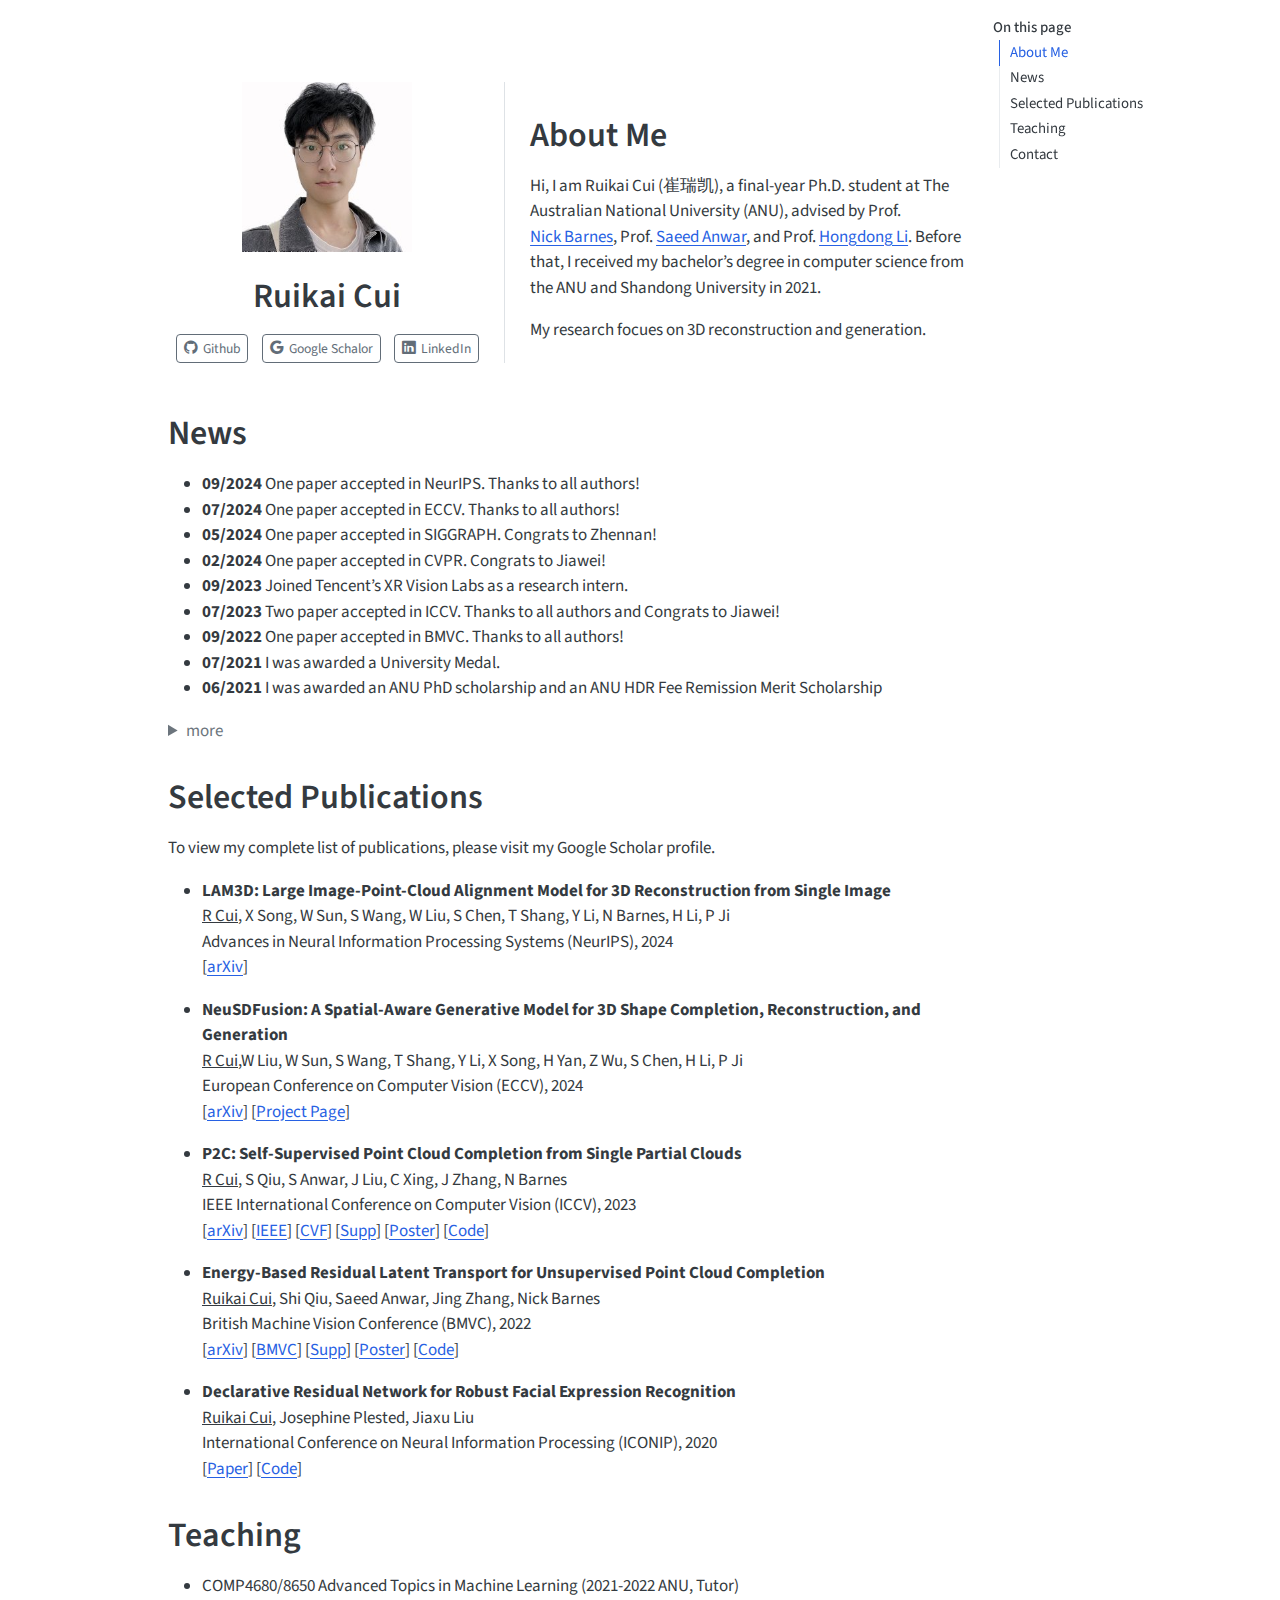
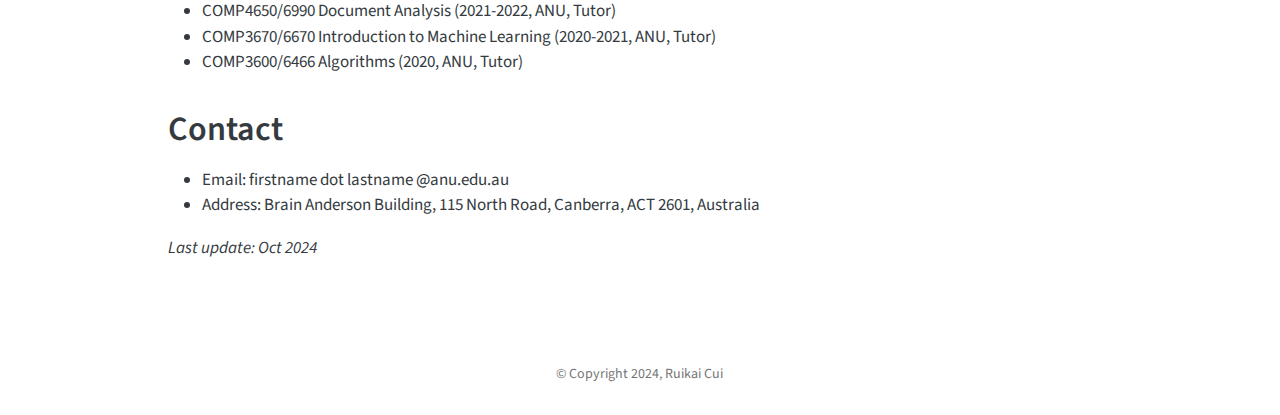
<file: docs/index.html>
<!DOCTYPE html>
<html xmlns="http://www.w3.org/1999/xhtml" lang="en" xml:lang="en"><head>

<meta charset="utf-8">
<meta name="generator" content="quarto-1.4.555">

<meta name="viewport" content="width=device-width, initial-scale=1.0, user-scalable=yes">


<title>Hello :) - Ruikai Cui</title>
<style>
code{white-space: pre-wrap;}
span.smallcaps{font-variant: small-caps;}
div.columns{display: flex; gap: min(4vw, 1.5em);}
div.column{flex: auto; overflow-x: auto;}
div.hanging-indent{margin-left: 1.5em; text-indent: -1.5em;}
ul.task-list{list-style: none;}
ul.task-list li input[type="checkbox"] {
  width: 0.8em;
  margin: 0 0.8em 0.2em -1em; /* quarto-specific, see https://github.com/quarto-dev/quarto-cli/issues/4556 */ 
  vertical-align: middle;
}
</style>


<script src="site_libs/quarto-nav/quarto-nav.js"></script>
<script src="site_libs/clipboard/clipboard.min.js"></script>
<script src="site_libs/quarto-search/autocomplete.umd.js"></script>
<script src="site_libs/quarto-search/fuse.min.js"></script>
<script src="site_libs/quarto-search/quarto-search.js"></script>
<meta name="quarto:offset" content="./">
<link href="./static/favicon.svg" rel="icon" type="image/svg+xml">
<script src="site_libs/quarto-html/quarto.js"></script>
<script src="site_libs/quarto-html/popper.min.js"></script>
<script src="site_libs/quarto-html/tippy.umd.min.js"></script>
<link href="site_libs/quarto-html/tippy.css" rel="stylesheet">
<link href="site_libs/quarto-html/quarto-syntax-highlighting.css" rel="stylesheet" id="quarto-text-highlighting-styles">
<script src="site_libs/bootstrap/bootstrap.min.js"></script>
<link href="site_libs/bootstrap/bootstrap-icons.css" rel="stylesheet">
<link href="site_libs/bootstrap/bootstrap.min.css" rel="stylesheet" id="quarto-bootstrap" data-mode="light">
<script id="quarto-search-options" type="application/json">{
  "location": "sidebar",
  "copy-button": false,
  "collapse-after": 3,
  "panel-placement": "start",
  "type": "textbox",
  "limit": 50,
  "keyboard-shortcut": [
    "f",
    "/",
    "s"
  ],
  "show-item-context": false,
  "language": {
    "search-no-results-text": "No results",
    "search-matching-documents-text": "matching documents",
    "search-copy-link-title": "Copy link to search",
    "search-hide-matches-text": "Hide additional matches",
    "search-more-match-text": "more match in this document",
    "search-more-matches-text": "more matches in this document",
    "search-clear-button-title": "Clear",
    "search-text-placeholder": "",
    "search-detached-cancel-button-title": "Cancel",
    "search-submit-button-title": "Submit",
    "search-label": "Search"
  }
}</script>


<link rel="stylesheet" href="styles.css">
</head>

<body>

<div id="quarto-search-results"></div>
<!-- content -->
<div id="quarto-content" class="quarto-container page-columns page-rows-contents page-layout-article">
<!-- sidebar -->
<!-- margin-sidebar -->
    <div id="quarto-margin-sidebar" class="sidebar margin-sidebar">
        <nav id="TOC" role="doc-toc" class="toc-active">
    <h2 id="toc-title">On this page</h2>
   
  <ul>
  <li><a href="#about-me" id="toc-about-me" class="nav-link active" data-scroll-target="#about-me">About Me</a></li>
  <li><a href="#news" id="toc-news" class="nav-link" data-scroll-target="#news">News</a></li>
  <li><a href="#selected-publications" id="toc-selected-publications" class="nav-link" data-scroll-target="#selected-publications">Selected Publications</a></li>
  <li><a href="#teaching" id="toc-teaching" class="nav-link" data-scroll-target="#teaching">Teaching</a></li>
  <li><a href="#contact" id="toc-contact" class="nav-link" data-scroll-target="#contact">Contact</a></li>
  </ul>
</nav>
    </div>
<!-- main -->
<main class="content" id="quarto-document-content">




<div class="quarto-about-trestles content">
  <div class="about-entity">
    <img src="static/profile.jpeg" class="about-image
  rectangle " style="width: 10em;">
<header id="title-block-header" class="quarto-title-block default">
<div class="quarto-title">
<h1 class="title">Ruikai Cui</h1>
</div>
<div class="quarto-title-meta">
  </div>
</header>
    <div class="about-links">
  <a href="https://github.com/CuiRuikai" class="about-link" rel="" target="">
    <i class="bi bi-github"></i>
     <span class="about-link-text">Github</span>
  </a>
  <a href="https://scholar.google.com/citations?user=yhscu8IAAAAJ&amp;hl=en" class="about-link" rel="" target="">
    <i class="bi bi-google"></i>
     <span class="about-link-text">Google Schalor</span>
  </a>
  <a href="https://www.linkedin.com/in/ruikai-cui-8185501a2/" class="about-link" rel="" target="">
    <i class="bi bi-linkedin"></i>
     <span class="about-link-text">LinkedIn</span>
  </a>
</div>
  </div>
  <div class="about-contents"><div id="hero-heading">
<section id="about-me" class="level1">
<h1>About Me</h1>
<p>Hi, I am Ruikai Cui (崔瑞凯), a final-year Ph.D.&nbsp;student at The Australian National University (ANU), advised by Prof. <a href="http://users.cecs.anu.edu.au/~nmb/"> Nick&nbsp;Barnes</a>, Prof. <a href="https://saeed-anwar.github.io/"> Saeed&nbsp;Anwar</a>, and Prof. <a href="https://users.cecs.anu.edu.au/~hongdong/"> Hongdong&nbsp;Li</a>. Before that, I received my bachelor’s degree in computer science from the ANU and Shandong University in 2021.</p>
<p>My research focues on 3D reconstruction and generation.</p>
</section>
</div></div>
</div>

<section id="news" class="level1">
<h1>News</h1>
<ul>
<li><strong>09/2024</strong> One paper accepted in NeurIPS. Thanks to all authors!</li>
<li><strong>07/2024</strong> One paper accepted in ECCV. Thanks to all authors!</li>
<li><strong>05/2024</strong> One paper accepted in SIGGRAPH. Congrats to Zhennan!</li>
<li><strong>02/2024</strong> One paper accepted in CVPR. Congrats to Jiawei!</li>
<li><strong>09/2023</strong> Joined Tencent’s XR Vision Labs as a research intern.</li>
<li><strong>07/2023</strong> Two paper accepted in ICCV. Thanks to all authors and Congrats to Jiawei!</li>
<li><strong>09/2022</strong> One paper accepted in BMVC. Thanks to all authors!</li>
<li><strong>07/2021</strong> I was awarded a University Medal.</li>
<li><strong>06/2021</strong> I was awarded an ANU PhD scholarship and an ANU HDR Fee Remission Merit Scholarship</li>
</ul>
<details>
<summary>
more
</summary>
<ul>
<li><strong>12/2020</strong> Joined the Computational Media Lab as a summer research.</li>
<li><strong>09/2020</strong> One paper accepted in ICONIP. Thanks to all authors!</li>
</ul>
</details>
</section>
<section id="selected-publications" class="level1">
<h1>Selected Publications</h1>
<p>To view my complete list of publications, please visit my Google Scholar profile.</p>
<ul>
<li><p><strong>LAM3D: Large Image-Point-Cloud Alignment Model for 3D Reconstruction from Single Image</strong><br>
<ins>R Cui</ins>, X Song, W Sun, S Wang, W Liu, S Chen, T Shang, Y Li, N Barnes, H Li, P Ji<br>
Advances in Neural Information Processing Systems (NeurIPS), 2024<br>
[<a href="https://arxiv.org/abs/2405.15622">arXiv</a>]</p></li>
<li><p><strong>NeuSDFusion: A Spatial-Aware Generative Model for 3D Shape Completion, Reconstruction, and Generation</strong><br>
<ins>R Cui</ins>,W Liu, W Sun, S Wang, T Shang, Y Li, X Song, H Yan, Z Wu, S Chen, H Li, P Ji<br>
European Conference on Computer Vision (ECCV), 2024<br>
[<a href="https://arxiv.org/abs/2403.18241">arXiv</a>] [<a href="https://weizheliu.github.io/NeuSDFusion/">Project Page</a>]</p></li>
<li><p><strong>P2C: Self-Supervised Point Cloud Completion from Single Partial Clouds</strong><br>
<ins>R Cui</ins>, S Qiu, S Anwar, J Liu, C Xing, J Zhang, N Barnes<br>
IEEE International Conference on Computer Vision (ICCV), 2023<br>
[<a href="https://arxiv.org/abs/2307.14726">arXiv</a>] [<a href="https://ieeexplore.ieee.org/document/10376600">IEEE</a>] [<a href="https://openaccess.thecvf.com/content/ICCV2023/papers/Cui_P2C_Self-Supervised_Point_Cloud_Completion_from_Single_Partial_Clouds_ICCV_2023_paper.pdf">CVF</a>] [<a href="https://openaccess.thecvf.com/content/ICCV2023/supplemental/Cui_P2C_Self-Supervised_Point_ICCV_2023_supplemental.pdf">Supp</a>] [<a href="https://github.com/CuiRuikai/Partial2Complete/blob/main/assets/ICCV_Poster.pdf">Poster</a>] [<a href="https://github.com/CuiRuikai/Partial2Complete">Code</a>]</p></li>
<li><p><strong>Energy-Based Residual Latent Transport for Unsupervised Point Cloud Completion</strong><br>
<ins>Ruikai Cui</ins>, Shi Qiu, Saeed Anwar, Jing Zhang, Nick Barnes<br>
British Machine Vision Conference (BMVC), 2022<br>
[<a href="https://arxiv.org/abs/2211.06820">arXiv</a>] [<a href="https://bmvc2022.mpi-inf.mpg.de/0048.pdf">BMVC</a>] [<a href="https://bmvc2022.mpi-inf.mpg.de/0048_supp.zip">Supp</a>] [<a href="https://bmvc2022.mpi-inf.mpg.de/0048_poster.pdf">Poster</a>] [<a href="https://github.com/CuiRuikai/Latent-Transport-UPCN">Code</a>]</p></li>
<li><p><strong>Declarative Residual Network for Robust Facial Expression Recognition</strong><br>
<ins>Ruikai Cui</ins>, Josephine Plested, Jiaxu Liu<br>
International Conference on Neural Information Processing (ICONIP), 2020<br>
[<a href="https://link.springer.com/chapter/10.1007/978-3-030-63820-7_39">Paper</a>] [<a href="https://github.com/CuiRuikai/Bidirectional-Residual-Declarative-Network">Code</a>]</p></li>
</ul>
</section>
<section id="teaching" class="level1">
<h1>Teaching</h1>
<ul>
<li>COMP4680/8650 Advanced Topics in Machine Learning (2021-2022 ANU, Tutor)</li>
<li>COMP4650/6990 Document Analysis (2021-2022, ANU, Tutor)</li>
<li>COMP3670/6670 Introduction to Machine Learning (2020-2021, ANU, Tutor)</li>
<li>COMP3600/6466 Algorithms (2020, ANU, Tutor)</li>
</ul>
<!---
# Misc
% I like badminton, cooking, music, etc.
-->
</section>
<section id="contact" class="level1">
<h1>Contact</h1>
<ul>
<li>Email: firstname dot lastname @anu.edu.au</li>
<li>Address: Brain Anderson Building, 115 North Road, Canberra, ACT 2601, Australia</li>
</ul>
<p><em>Last update: Oct 2024</em></p>



</section>

</main> <!-- /main -->
<script id="quarto-html-after-body" type="application/javascript">
window.document.addEventListener("DOMContentLoaded", function (event) {
  const toggleBodyColorMode = (bsSheetEl) => {
    const mode = bsSheetEl.getAttribute("data-mode");
    const bodyEl = window.document.querySelector("body");
    if (mode === "dark") {
      bodyEl.classList.add("quarto-dark");
      bodyEl.classList.remove("quarto-light");
    } else {
      bodyEl.classList.add("quarto-light");
      bodyEl.classList.remove("quarto-dark");
    }
  }
  const toggleBodyColorPrimary = () => {
    const bsSheetEl = window.document.querySelector("link#quarto-bootstrap");
    if (bsSheetEl) {
      toggleBodyColorMode(bsSheetEl);
    }
  }
  toggleBodyColorPrimary();  
  const isCodeAnnotation = (el) => {
    for (const clz of el.classList) {
      if (clz.startsWith('code-annotation-')) {                     
        return true;
      }
    }
    return false;
  }
  const clipboard = new window.ClipboardJS('.code-copy-button', {
    text: function(trigger) {
      const codeEl = trigger.previousElementSibling.cloneNode(true);
      for (const childEl of codeEl.children) {
        if (isCodeAnnotation(childEl)) {
          childEl.remove();
        }
      }
      return codeEl.innerText;
    }
  });
  clipboard.on('success', function(e) {
    // button target
    const button = e.trigger;
    // don't keep focus
    button.blur();
    // flash "checked"
    button.classList.add('code-copy-button-checked');
    var currentTitle = button.getAttribute("title");
    button.setAttribute("title", "Copied!");
    let tooltip;
    if (window.bootstrap) {
      button.setAttribute("data-bs-toggle", "tooltip");
      button.setAttribute("data-bs-placement", "left");
      button.setAttribute("data-bs-title", "Copied!");
      tooltip = new bootstrap.Tooltip(button, 
        { trigger: "manual", 
          customClass: "code-copy-button-tooltip",
          offset: [0, -8]});
      tooltip.show();    
    }
    setTimeout(function() {
      if (tooltip) {
        tooltip.hide();
        button.removeAttribute("data-bs-title");
        button.removeAttribute("data-bs-toggle");
        button.removeAttribute("data-bs-placement");
      }
      button.setAttribute("title", currentTitle);
      button.classList.remove('code-copy-button-checked');
    }, 1000);
    // clear code selection
    e.clearSelection();
  });
    var localhostRegex = new RegExp(/^(?:http|https):\/\/localhost\:?[0-9]*\//);
    var mailtoRegex = new RegExp(/^mailto:/);
      var filterRegex = new RegExp('/' + window.location.host + '/');
    var isInternal = (href) => {
        return filterRegex.test(href) || localhostRegex.test(href) || mailtoRegex.test(href);
    }
    // Inspect non-navigation links and adorn them if external
 	var links = window.document.querySelectorAll('a[href]:not(.nav-link):not(.navbar-brand):not(.toc-action):not(.sidebar-link):not(.sidebar-item-toggle):not(.pagination-link):not(.no-external):not([aria-hidden]):not(.dropdown-item):not(.quarto-navigation-tool)');
    for (var i=0; i<links.length; i++) {
      const link = links[i];
      if (!isInternal(link.href)) {
        // undo the damage that might have been done by quarto-nav.js in the case of
        // links that we want to consider external
        if (link.dataset.originalHref !== undefined) {
          link.href = link.dataset.originalHref;
        }
      }
    }
  function tippyHover(el, contentFn, onTriggerFn, onUntriggerFn) {
    const config = {
      allowHTML: true,
      maxWidth: 500,
      delay: 100,
      arrow: false,
      appendTo: function(el) {
          return el.parentElement;
      },
      interactive: true,
      interactiveBorder: 10,
      theme: 'quarto',
      placement: 'bottom-start',
    };
    if (contentFn) {
      config.content = contentFn;
    }
    if (onTriggerFn) {
      config.onTrigger = onTriggerFn;
    }
    if (onUntriggerFn) {
      config.onUntrigger = onUntriggerFn;
    }
    window.tippy(el, config); 
  }
  const noterefs = window.document.querySelectorAll('a[role="doc-noteref"]');
  for (var i=0; i<noterefs.length; i++) {
    const ref = noterefs[i];
    tippyHover(ref, function() {
      // use id or data attribute instead here
      let href = ref.getAttribute('data-footnote-href') || ref.getAttribute('href');
      try { href = new URL(href).hash; } catch {}
      const id = href.replace(/^#\/?/, "");
      const note = window.document.getElementById(id);
      if (note) {
        return note.innerHTML;
      } else {
        return "";
      }
    });
  }
  const xrefs = window.document.querySelectorAll('a.quarto-xref');
  const processXRef = (id, note) => {
    // Strip column container classes
    const stripColumnClz = (el) => {
      el.classList.remove("page-full", "page-columns");
      if (el.children) {
        for (const child of el.children) {
          stripColumnClz(child);
        }
      }
    }
    stripColumnClz(note)
    if (id === null || id.startsWith('sec-')) {
      // Special case sections, only their first couple elements
      const container = document.createElement("div");
      if (note.children && note.children.length > 2) {
        container.appendChild(note.children[0].cloneNode(true));
        for (let i = 1; i < note.children.length; i++) {
          const child = note.children[i];
          if (child.tagName === "P" && child.innerText === "") {
            continue;
          } else {
            container.appendChild(child.cloneNode(true));
            break;
          }
        }
        if (window.Quarto?.typesetMath) {
          window.Quarto.typesetMath(container);
        }
        return container.innerHTML
      } else {
        if (window.Quarto?.typesetMath) {
          window.Quarto.typesetMath(note);
        }
        return note.innerHTML;
      }
    } else {
      // Remove any anchor links if they are present
      const anchorLink = note.querySelector('a.anchorjs-link');
      if (anchorLink) {
        anchorLink.remove();
      }
      if (window.Quarto?.typesetMath) {
        window.Quarto.typesetMath(note);
      }
      // TODO in 1.5, we should make sure this works without a callout special case
      if (note.classList.contains("callout")) {
        return note.outerHTML;
      } else {
        return note.innerHTML;
      }
    }
  }
  for (var i=0; i<xrefs.length; i++) {
    const xref = xrefs[i];
    tippyHover(xref, undefined, function(instance) {
      instance.disable();
      let url = xref.getAttribute('href');
      let hash = undefined; 
      if (url.startsWith('#')) {
        hash = url;
      } else {
        try { hash = new URL(url).hash; } catch {}
      }
      if (hash) {
        const id = hash.replace(/^#\/?/, "");
        const note = window.document.getElementById(id);
        if (note !== null) {
          try {
            const html = processXRef(id, note.cloneNode(true));
            instance.setContent(html);
          } finally {
            instance.enable();
            instance.show();
          }
        } else {
          // See if we can fetch this
          fetch(url.split('#')[0])
          .then(res => res.text())
          .then(html => {
            const parser = new DOMParser();
            const htmlDoc = parser.parseFromString(html, "text/html");
            const note = htmlDoc.getElementById(id);
            if (note !== null) {
              const html = processXRef(id, note);
              instance.setContent(html);
            } 
          }).finally(() => {
            instance.enable();
            instance.show();
          });
        }
      } else {
        // See if we can fetch a full url (with no hash to target)
        // This is a special case and we should probably do some content thinning / targeting
        fetch(url)
        .then(res => res.text())
        .then(html => {
          const parser = new DOMParser();
          const htmlDoc = parser.parseFromString(html, "text/html");
          const note = htmlDoc.querySelector('main.content');
          if (note !== null) {
            // This should only happen for chapter cross references
            // (since there is no id in the URL)
            // remove the first header
            if (note.children.length > 0 && note.children[0].tagName === "HEADER") {
              note.children[0].remove();
            }
            const html = processXRef(null, note);
            instance.setContent(html);
          } 
        }).finally(() => {
          instance.enable();
          instance.show();
        });
      }
    }, function(instance) {
    });
  }
      let selectedAnnoteEl;
      const selectorForAnnotation = ( cell, annotation) => {
        let cellAttr = 'data-code-cell="' + cell + '"';
        let lineAttr = 'data-code-annotation="' +  annotation + '"';
        const selector = 'span[' + cellAttr + '][' + lineAttr + ']';
        return selector;
      }
      const selectCodeLines = (annoteEl) => {
        const doc = window.document;
        const targetCell = annoteEl.getAttribute("data-target-cell");
        const targetAnnotation = annoteEl.getAttribute("data-target-annotation");
        const annoteSpan = window.document.querySelector(selectorForAnnotation(targetCell, targetAnnotation));
        const lines = annoteSpan.getAttribute("data-code-lines").split(",");
        const lineIds = lines.map((line) => {
          return targetCell + "-" + line;
        })
        let top = null;
        let height = null;
        let parent = null;
        if (lineIds.length > 0) {
            //compute the position of the single el (top and bottom and make a div)
            const el = window.document.getElementById(lineIds[0]);
            top = el.offsetTop;
            height = el.offsetHeight;
            parent = el.parentElement.parentElement;
          if (lineIds.length > 1) {
            const lastEl = window.document.getElementById(lineIds[lineIds.length - 1]);
            const bottom = lastEl.offsetTop + lastEl.offsetHeight;
            height = bottom - top;
          }
          if (top !== null && height !== null && parent !== null) {
            // cook up a div (if necessary) and position it 
            let div = window.document.getElementById("code-annotation-line-highlight");
            if (div === null) {
              div = window.document.createElement("div");
              div.setAttribute("id", "code-annotation-line-highlight");
              div.style.position = 'absolute';
              parent.appendChild(div);
            }
            div.style.top = top - 2 + "px";
            div.style.height = height + 4 + "px";
            div.style.left = 0;
            let gutterDiv = window.document.getElementById("code-annotation-line-highlight-gutter");
            if (gutterDiv === null) {
              gutterDiv = window.document.createElement("div");
              gutterDiv.setAttribute("id", "code-annotation-line-highlight-gutter");
              gutterDiv.style.position = 'absolute';
              const codeCell = window.document.getElementById(targetCell);
              const gutter = codeCell.querySelector('.code-annotation-gutter');
              gutter.appendChild(gutterDiv);
            }
            gutterDiv.style.top = top - 2 + "px";
            gutterDiv.style.height = height + 4 + "px";
          }
          selectedAnnoteEl = annoteEl;
        }
      };
      const unselectCodeLines = () => {
        const elementsIds = ["code-annotation-line-highlight", "code-annotation-line-highlight-gutter"];
        elementsIds.forEach((elId) => {
          const div = window.document.getElementById(elId);
          if (div) {
            div.remove();
          }
        });
        selectedAnnoteEl = undefined;
      };
        // Handle positioning of the toggle
    window.addEventListener(
      "resize",
      throttle(() => {
        elRect = undefined;
        if (selectedAnnoteEl) {
          selectCodeLines(selectedAnnoteEl);
        }
      }, 10)
    );
    function throttle(fn, ms) {
    let throttle = false;
    let timer;
      return (...args) => {
        if(!throttle) { // first call gets through
            fn.apply(this, args);
            throttle = true;
        } else { // all the others get throttled
            if(timer) clearTimeout(timer); // cancel #2
            timer = setTimeout(() => {
              fn.apply(this, args);
              timer = throttle = false;
            }, ms);
        }
      };
    }
      // Attach click handler to the DT
      const annoteDls = window.document.querySelectorAll('dt[data-target-cell]');
      for (const annoteDlNode of annoteDls) {
        annoteDlNode.addEventListener('click', (event) => {
          const clickedEl = event.target;
          if (clickedEl !== selectedAnnoteEl) {
            unselectCodeLines();
            const activeEl = window.document.querySelector('dt[data-target-cell].code-annotation-active');
            if (activeEl) {
              activeEl.classList.remove('code-annotation-active');
            }
            selectCodeLines(clickedEl);
            clickedEl.classList.add('code-annotation-active');
          } else {
            // Unselect the line
            unselectCodeLines();
            clickedEl.classList.remove('code-annotation-active');
          }
        });
      }
  const findCites = (el) => {
    const parentEl = el.parentElement;
    if (parentEl) {
      const cites = parentEl.dataset.cites;
      if (cites) {
        return {
          el,
          cites: cites.split(' ')
        };
      } else {
        return findCites(el.parentElement)
      }
    } else {
      return undefined;
    }
  };
  var bibliorefs = window.document.querySelectorAll('a[role="doc-biblioref"]');
  for (var i=0; i<bibliorefs.length; i++) {
    const ref = bibliorefs[i];
    const citeInfo = findCites(ref);
    if (citeInfo) {
      tippyHover(citeInfo.el, function() {
        var popup = window.document.createElement('div');
        citeInfo.cites.forEach(function(cite) {
          var citeDiv = window.document.createElement('div');
          citeDiv.classList.add('hanging-indent');
          citeDiv.classList.add('csl-entry');
          var biblioDiv = window.document.getElementById('ref-' + cite);
          if (biblioDiv) {
            citeDiv.innerHTML = biblioDiv.innerHTML;
          }
          popup.appendChild(citeDiv);
        });
        return popup.innerHTML;
      });
    }
  }
});
</script>
</div> <!-- /content -->
<footer class="footer">
  <div class="nav-footer">
    <div class="nav-footer-left">
      &nbsp;
    </div>   
    <div class="nav-footer-center">
<p>© Copyright 2024, Ruikai Cui</p>
</div>
    <div class="nav-footer-right">
      &nbsp;
    </div>
  </div>
</footer>




</body></html>
</file>
<file: docs/site_libs/quarto-html/tippy.css>
.tippy-box[data-animation=fade][data-state=hidden]{opacity:0}[data-tippy-root]{max-width:calc(100vw - 10px)}.tippy-box{position:relative;background-color:#333;color:#fff;border-radius:4px;font-size:14px;line-height:1.4;white-space:normal;outline:0;transition-property:transform,visibility,opacity}.tippy-box[data-placement^=top]>.tippy-arrow{bottom:0}.tippy-box[data-placement^=top]>.tippy-arrow:before{bottom:-7px;left:0;border-width:8px 8px 0;border-top-color:initial;transform-origin:center top}.tippy-box[data-placement^=bottom]>.tippy-arrow{top:0}.tippy-box[data-placement^=bottom]>.tippy-arrow:before{top:-7px;left:0;border-width:0 8px 8px;border-bottom-color:initial;transform-origin:center bottom}.tippy-box[data-placement^=left]>.tippy-arrow{right:0}.tippy-box[data-placement^=left]>.tippy-arrow:before{border-width:8px 0 8px 8px;border-left-color:initial;right:-7px;transform-origin:center left}.tippy-box[data-placement^=right]>.tippy-arrow{left:0}.tippy-box[data-placement^=right]>.tippy-arrow:before{left:-7px;border-width:8px 8px 8px 0;border-right-color:initial;transform-origin:center right}.tippy-box[data-inertia][data-state=visible]{transition-timing-function:cubic-bezier(.54,1.5,.38,1.11)}.tippy-arrow{width:16px;height:16px;color:#333}.tippy-arrow:before{content:"";position:absolute;border-color:transparent;border-style:solid}.tippy-content{position:relative;padding:5px 9px;z-index:1}
</file>
<file: docs/site_libs/quarto-html/quarto-syntax-highlighting.css>
/* quarto syntax highlight colors */
:root {
  --quarto-hl-ot-color: #003B4F;
  --quarto-hl-at-color: #657422;
  --quarto-hl-ss-color: #20794D;
  --quarto-hl-an-color: #5E5E5E;
  --quarto-hl-fu-color: #4758AB;
  --quarto-hl-st-color: #20794D;
  --quarto-hl-cf-color: #003B4F;
  --quarto-hl-op-color: #5E5E5E;
  --quarto-hl-er-color: #AD0000;
  --quarto-hl-bn-color: #AD0000;
  --quarto-hl-al-color: #AD0000;
  --quarto-hl-va-color: #111111;
  --quarto-hl-bu-color: inherit;
  --quarto-hl-ex-color: inherit;
  --quarto-hl-pp-color: #AD0000;
  --quarto-hl-in-color: #5E5E5E;
  --quarto-hl-vs-color: #20794D;
  --quarto-hl-wa-color: #5E5E5E;
  --quarto-hl-do-color: #5E5E5E;
  --quarto-hl-im-color: #00769E;
  --quarto-hl-ch-color: #20794D;
  --quarto-hl-dt-color: #AD0000;
  --quarto-hl-fl-color: #AD0000;
  --quarto-hl-co-color: #5E5E5E;
  --quarto-hl-cv-color: #5E5E5E;
  --quarto-hl-cn-color: #8f5902;
  --quarto-hl-sc-color: #5E5E5E;
  --quarto-hl-dv-color: #AD0000;
  --quarto-hl-kw-color: #003B4F;
}

/* other quarto variables */
:root {
  --quarto-font-monospace: SFMono-Regular, Menlo, Monaco, Consolas, "Liberation Mono", "Courier New", monospace;
}

pre > code.sourceCode > span {
  color: #003B4F;
}

code span {
  color: #003B4F;
}

code.sourceCode > span {
  color: #003B4F;
}

div.sourceCode,
div.sourceCode pre.sourceCode {
  color: #003B4F;
}

code span.ot {
  color: #003B4F;
  font-style: inherit;
}

code span.at {
  color: #657422;
  font-style: inherit;
}

code span.ss {
  color: #20794D;
  font-style: inherit;
}

code span.an {
  color: #5E5E5E;
  font-style: inherit;
}

code span.fu {
  color: #4758AB;
  font-style: inherit;
}

code span.st {
  color: #20794D;
  font-style: inherit;
}

code span.cf {
  color: #003B4F;
  font-style: inherit;
}

code span.op {
  color: #5E5E5E;
  font-style: inherit;
}

code span.er {
  color: #AD0000;
  font-style: inherit;
}

code span.bn {
  color: #AD0000;
  font-style: inherit;
}

code span.al {
  color: #AD0000;
  font-style: inherit;
}

code span.va {
  color: #111111;
  font-style: inherit;
}

code span.bu {
  font-style: inherit;
}

code span.ex {
  font-style: inherit;
}

code span.pp {
  color: #AD0000;
  font-style: inherit;
}

code span.in {
  color: #5E5E5E;
  font-style: inherit;
}

code span.vs {
  color: #20794D;
  font-style: inherit;
}

code span.wa {
  color: #5E5E5E;
  font-style: italic;
}

code span.do {
  color: #5E5E5E;
  font-style: italic;
}

code span.im {
  color: #00769E;
  font-style: inherit;
}

code span.ch {
  color: #20794D;
  font-style: inherit;
}

code span.dt {
  color: #AD0000;
  font-style: inherit;
}

code span.fl {
  color: #AD0000;
  font-style: inherit;
}

code span.co {
  color: #5E5E5E;
  font-style: inherit;
}

code span.cv {
  color: #5E5E5E;
  font-style: italic;
}

code span.cn {
  color: #8f5902;
  font-style: inherit;
}

code span.sc {
  color: #5E5E5E;
  font-style: inherit;
}

code span.dv {
  color: #AD0000;
  font-style: inherit;
}

code span.kw {
  color: #003B4F;
  font-style: inherit;
}

.prevent-inlining {
  content: "</";
}

/*# sourceMappingURL=debc5d5d77c3f9108843748ff7464032.css.map */
</file>
<file: docs/styles.css>
/* css styles */
</file>
